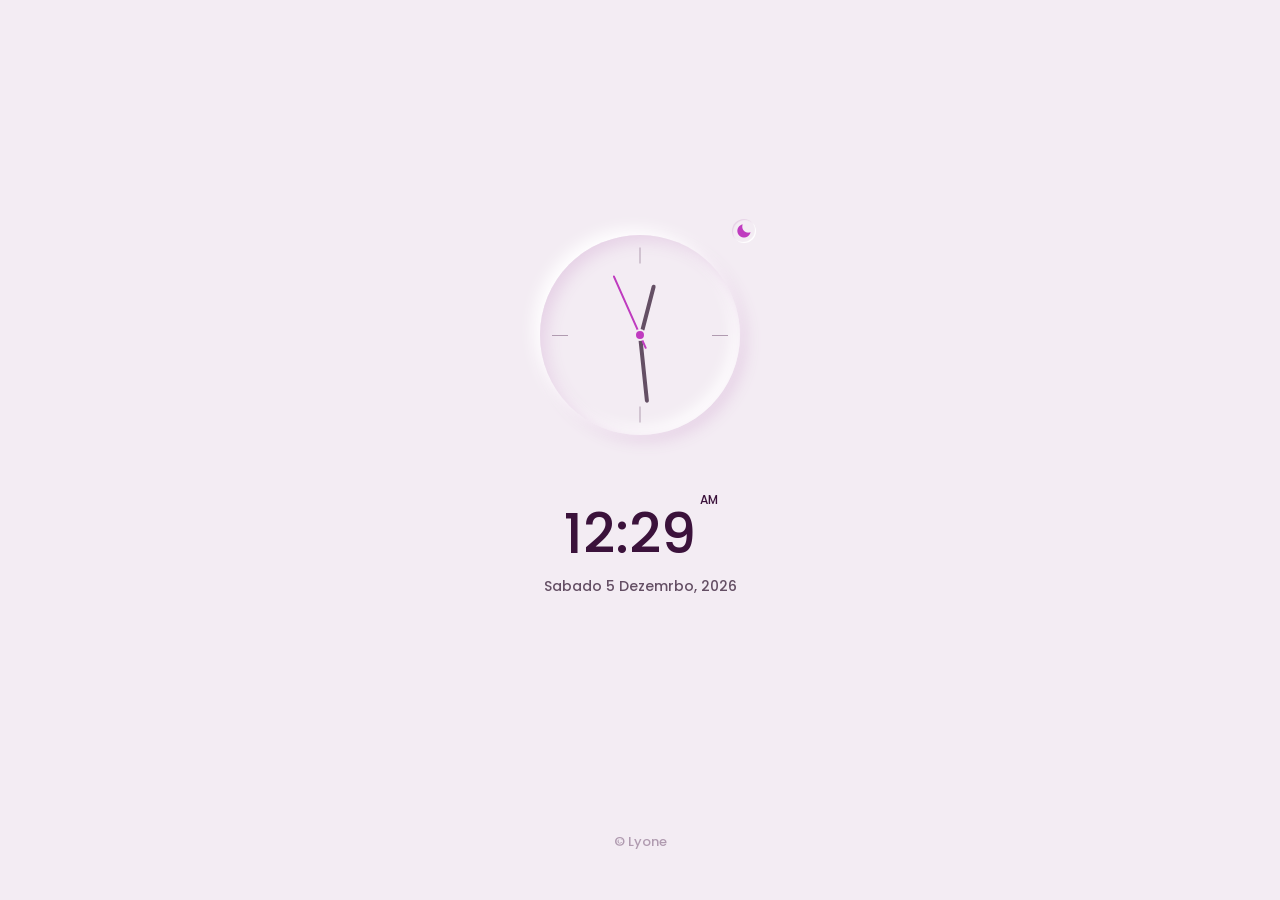
<file: index.html>
<!DOCTYPE html>
<html lang="pt-br">

<head>
    <meta charset="UTF-8">
    <meta http-equiv="X-UA-Compatible" content="IE=edge">
    <meta name="viewport" content="width=device-width, initial-scale=1.0">
    <link rel="shortcut icon" href="./Assets/time-line.svg">
    <title>O'Clock Watch</title>

    <link rel="stylesheet" href="https://cdn.jsdelivr.net/npm/boxicons@latest/css/boxicons.min.css">

    <link rel="stylesheet" href="./CSS/style.css">
</head>

<body>

    <section class="clock container">
        <div class="clock__container grid">
            <div class="clock__content grid">
                <div class="clock__circle">
                    <span class="clock__twelve"></span>
                    <span class="clock__three"></span>
                    <span class="clock__six"></span>
                    <span class="clock__nine"></span>

                    <div class="clock__rounder"></div>
                    <div class="clock__hour" id="clock-hour"></div>
                    <div class="clock__minutes" id="clock-minutes"></div>
                    <div class="clock__seconds" id="clock-seconds"></div>

                    <!--Tema - Light/Dark-->
                    <div class="clock__theme">
                        <i class='bx bxs-moon' id="theme-button"></i>
                    </div>
                </div>
                <div>
                    <div class="clock__text">
                        <div class="clock__text-hour" id="text-hour"></div>
                        <div class="clock__text-minutes" id="text-minutes"></div>
                        <div class="clock__text-ampm" id="text-ampm"></div>
                    </div>
                    <div class="clock__date">
                        <span id="date-day-week"></span>
                        <span id="date-day"></span>
                        <span id="date-month"></span>
                        <span id="date-year"></span>
                    </div>
                </div>
            </div>
            <a href="https://www.instagram.com/i.s_l.u.i.s._/" class="clock__logo"> &copy; Lyone</a>
        </div>
    </section>


    <script src="./JS/script.js"></script>
</body>

</html>
</file>
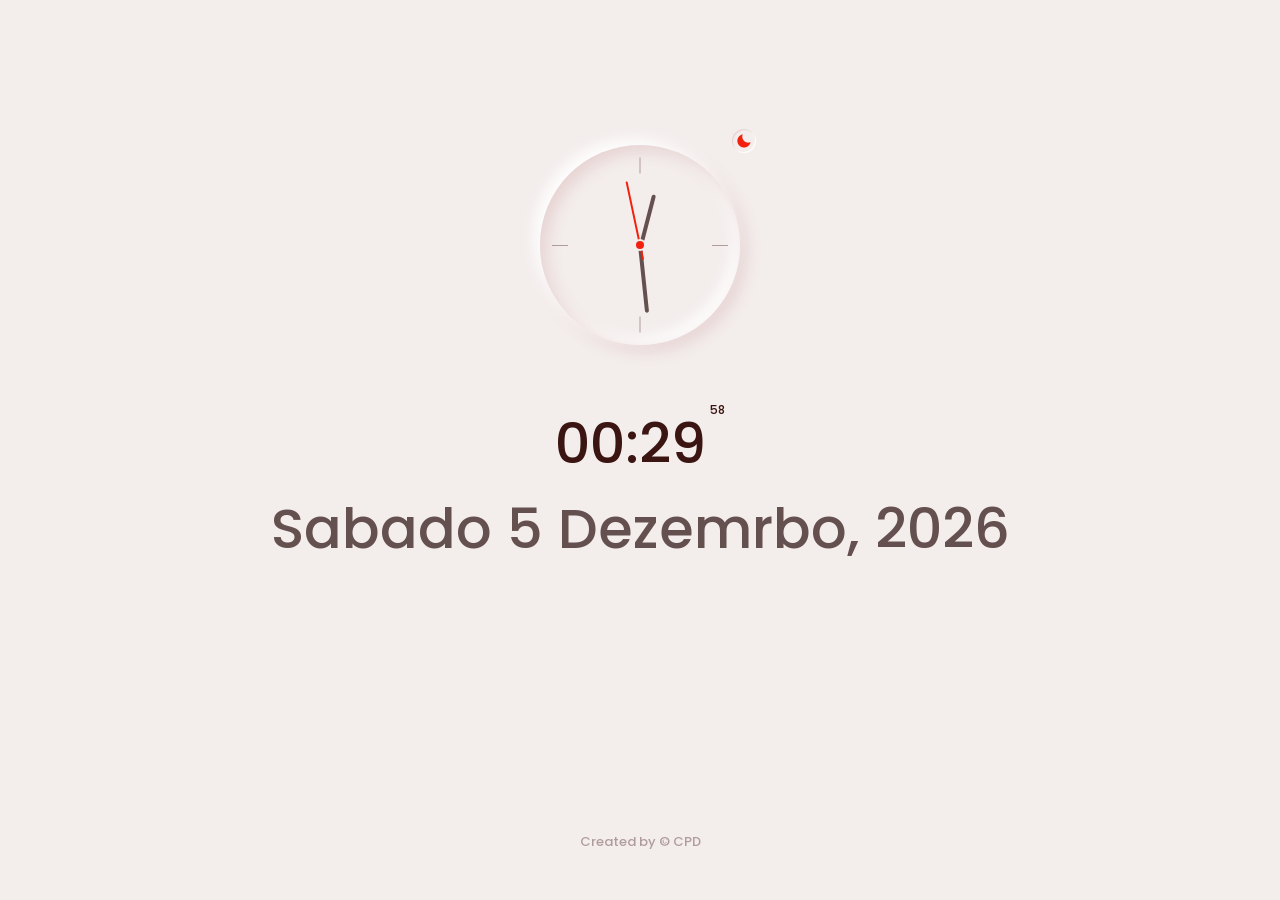
<file: O'Clock/incex.html>
<!DOCTYPE html>
<html lang="pt-br">

<head>
    <meta charset="UTF-8">
    <meta http-equiv="X-UA-Compatible" content="IE=edge">
    <meta name="viewport" content="width=device-width, initial-scale=1.0">
    <meta http-equiv="refresh" content="600000">
    <link rel="shortcut icon" href="./Assets/time-fill.svg">
    <title>O'Clock Watch</title>

    <link rel="stylesheet" href="https://cdn.jsdelivr.net/npm/boxicons@latest/css/boxicons.min.css">

    <link rel="stylesheet" href="./CSS/style.css">
</head>

<body>

    <section class="clock container">
        <div class="clock__container grid">
            <div class="clock__content grid">
                
                <div class="clock__circle">
                    <span class="clock__twelve"></span>
                    <span class="clock__three"></span>
                    <span class="clock__six"></span>
                    <span class="clock__nine"></span>

                    <div class="clock__rounder"></div>
                    <div class="clock__hour" id="clock-hour"></div>
                    <div class="clock__minutes" id="clock-minutes"></div>
                    <div class="clock__seconds" id="clock-seconds"></div>

                    <!--Tema - Light/Dark-->
                    <div class="clock__theme">
                        <i class='bx bxs-moon' id="theme-button"></i>
                    </div>
                </div>
                <div>
                    <div class="clock__text">
                        <div class="clock__text-hour" id="text-hour"></div>
                        <div class="clock__text-minutes" id="text-minutes"></div>
                        <div class="clock__text-seconds" id="clock__text-seconds"></div>
                    </div>
                    <div class="clock__date">
                        <span id="date-day-week"></span>
                        <span id="date-day"></span>
                        <span id="date-month"></span>
                        <span id="date-year"></span>
                    </div>
                </div>
                <div class="temp__city">
                    <span id="city"></span>
                    <span id="temperature"></span>
                  </div>
            </div>
            <a href="https://www.instagram.com/i.s_l.u.i.s._/" class="clock__logo">Created by &copy; CPD</a>
        </div>

       
    </section>


    <script src="./JS/script.js"></script>
</body>

</html>
</file>
<file: CSS/style.css>
/*=============== GOOGLE FONTS ===============*/
@import url("https://fonts.googleapis.com/css2?family=Poppins:wght@400;500&display=swap");

/*=============== VARIABLES CSS ===============*/
:root {
    /*========== Colors ==========*/
    --hue-color: 300;
    /*se colocar 355 fica um tom de rosa*/


    --first-color: hsl(var(--hue-color), 53%, 49%);
    --title-color: hsl(var(--hue-color), 53%, 15%);
    --text-color: hsl(var(--hue-color), 12%, 35%);
    --text-color-light: hsl(var(--hue-color), 12%, 65%);
    --white-color: #FFF;
    --body-color: hsl(var(--hue-color), 24%, 94%);

    /*========== Font and typography ==========*/
    --body-font: 'Poppins', sans-serif;
    --biggest-font-size: 3rem;
    --small-font-size: .813rem;
    --smaller-font-size: .75rem;
    --tiny-font-size: .625rem;

    /*========== Font weight ==========*/
    --font-medium: 500;

    /*========== Margenes Bottom ==========*/
    --mb-0-25: .25rem;
    --mb-1: 1rem;
    --mb-1-5: 1.5rem;
    --mb-2-5: 2.5rem;

    /*========== z index ==========*/
    --z-normal: 1;
    --z-tooltip: 10;
}

@media screen and (min-width: 968px) {
    :root {
        --biggest-font-size: 3.5rem;
        --small-font-size: .875rem;
        --smaller-font-size: .813rem;
        --tiny-font-size: .75rem;
    }
}

/*========== Variables Dark theme ==========*/
body.dark-theme {
    --title-color: hsl(var(--hue-color), 12%, 95%);
    --text-color: hsl(var(--hue-color), 12%, 75%);
    --body-color: hsl(var(--hue-color), 10%, 16%);
}

/*========== Button Dark/Light ==========*/
.clock__theme {
    position: absolute;
    top: -1rem;
    right: -1rem;
    display: flex;
    padding: .25rem;
    border-radius: 50%;
    box-shadow: inset -1px -1px 1px hsla(var(--hue-color), 0%, 100%, 1),
        inset 1px 1px 1px hsla(var(--hue-color), 30%, 86%, 1);
    color: var(--first-color);
    cursor: pointer;
    transition: .4s;
    /* For dark mode animation*/
}

/*========== Box shadow Dark theme ==========*/
.dark-theme .clock__circle {
    box-shadow: 6px 6px 16px hsla(var(--hue-color), 8%, 12%, 1),
        -6px -6px 16px hsla(var(--hue-color), 8%, 20%, 1),
        inset -6px -6px 16px hsla(var(--hue-color), 8%, 20%, 1),
        inset 6px 6px 12px hsla(var(--hue-color), 8%, 12%, 1);
}

.dark-theme .clock__theme {
    box-shadow: inset -1px -1px 1px hsla(var(--hue-color), 8%, 20%, 1),
        inset 1px 1px 1px hsla(var(--hue-color), 8%, 12%, 1);
}

/*=============== BASE ===============*/
* {
    box-sizing: border-box;
    padding: 0;
    margin: 0;
}

body {
    margin: 0;
    font-family: var(--body-font);
    background-color: var(--body-color);
    color: var(--text-color);
    transition: .4s;
    /* For dark mode animation */
}

a {
    text-decoration: none;
}

/*=============== REUSABLE CSS CLASSES ===============*/
.container {
    max-width: 968px;
    margin-left: var(--mb-1);
    margin-right: var(--mb-1);
}

.grid {
    display: grid;
}

/*=============== CLOCK ===============*/
.clock__container {
    height: 100vh;
    grid-template-rows: 1fr max-content;
}

.clock__circle {
    position: relative;
    width: 200px;
    height: 200px;
    box-shadow: -6px -6px 16px var(--white-color),
        6px 6px 16px hsla(var(--hue-color), 30%, 86%, 1),
        inset 6px 6px 16px hsla(var(--hue-color), 30%, 86%, 1),
        inset -6px -6px 16px var(--white-color);
    border-radius: 50%;
    justify-self: center;
    display: flex;
    justify-content: center;
    align-items: center;
    transition: .4s;
    /* For dark mode animation*/
}

.clock__content {
    align-self: center;
    row-gap: 3.5rem;
}

.clock__twelve,
.clock__three,
.clock__six,
.clock__nine {
    position: absolute;
    width: 1rem;
    height: 1px;
    background-color: var(--text-color-light);
}

.clock__twelve,
.clock__six {
    transform: translateX(-50%) rotate(90deg);
}

.clock__twelve {
    top: 1.25rem;
    left: 50%;
}

.clock__three {
    top: 50%;
    right: .75rem;
}

.clock__six {
    bottom: 1.25rem;
    left: 50%;
}

.clock__nine {
    left: .75rem;
    top: 50%;
}

.clock__rounder {
    width: .75rem;
    height: .75rem;
    background-color: var(--first-color);
    border-radius: 50%;
    border: 2px solid var(--body-color);
    z-index: var(--z-tooltip);
}

.clock__hour,
.clock__minutes,
.clock__seconds {
    position: absolute;
    display: flex;
    justify-content: center;
}

.clock__hour {
    width: 105px;
    height: 105px;
}

.clock__hour::before {
    content: '';
    position: absolute;
    background-color: var(--text-color);
    width: .25rem;
    height: 3rem;
    border-radius: .75rem;
    z-index: var(--z-normal);
}

.clock__minutes {
    width: 136px;
    height: 136px;
}

.clock__minutes::before {
    content: '';
    position: absolute;
    background-color: var(--text-color);
    width: .25rem;
    height: 4rem;
    border-radius: .75rem;
    z-index: var(--z-normal);
}

.clock__seconds {
    width: 130px;
    height: 130px;
}

.clock__seconds::before {
    content: '';
    position: absolute;
    background-color: var(--first-color);
    width: .125rem;
    height: 5rem;
    border-radius: .75rem;
    z-index: var(--z-normal);
}

.clock__logo {
    width: max-content;
    justify-self: center;
    margin-bottom: var(--mb-2-5);
    font-size: var(--smaller-font-size);
    font-weight: var(--font-medium);
    color: var(--text-color-light);
    transition: .3s;
}

.clock__logo:hover {
    color: var(--first-color);
}

.clock__text {
    display: flex;
    justify-content: center;
}

.clock__text-hour,
.clock__text-minutes {
    font-size: var(--biggest-font-size);
    font-weight: var(--font-medium);
    color: var(--title-color);
}

.clock__text-ampm {
    font-size: var(--tiny-font-size);
    color: var(--title-color);
    font-weight: var(--font-medium);
    margin-left: var(--mb-0-25);
}

.clock__date {
    text-align: center;
    font-size: var(--small-font-size);
    font-weight: var(--font-medium);
}

/*=============== MEDIA QUERIES ===============*/
/* For large devices */
@media screen and (min-width: 968px) {
    .container {
        margin-left: auto;
        margin-right: auto;
    }

    .clock__logo {
        margin-bottom: 3rem;
    }
}
</file>
<file: O'Clock/CSS/style.css>
@import url("https://fonts.googleapis.com/css2?family=Poppins:wght@400;500&display=swap");

body::-webkit-scrollbar {
  width: 0%;
}

:root {
  --hue-color: 005;
  /*se colocar 355 fica um tom de rosa*/

  --first-color: hsl(var(--hue-color), 90%, 50%);
  --title-color: hsl(var(--hue-color), 53%, 15%);
  --text-color: hsl(var(--hue-color), 12%, 35%);
  --text-color-light: hsl(var(--hue-color), 12%, 65%);
  --white-color: #fff;
  --body-color: hsl(var(--hue-color), 24%, 94%);

  --body-font: "Poppins", sans-serif;
  --biggest-font-size: 3rem;
  --small-font-size: 0.813rem;
  --smaller-font-size: 0.75rem;
  --tiny-font-size: 0.625rem;

  --font-medium: 500;

  --mb-0-25: 0.25rem;
  --mb-1: 1rem;
  --mb-1-5: 1.5rem;
  --mb-2-5: 2.5rem;

  --z-normal: 1;
  --z-tooltip: 10;
}

@media screen and (min-width: 968px) {
  :root {
    --biggest-font-size: 3.5rem;
    --medium-font-size: 2.5rem;
    --small-font-size: 0.875rem;
    --smaller-font-size: 0.813rem;
    --tiny-font-size: 0.75rem;
  }
}

body.dark-theme {
  --title-color: hsl(var(--hue-color), 12%, 95%);
  --text-color: hsl(var(--hue-color), 12%, 75%);
  --body-color: hsl(var(--hue-color), 10%, 16%);
}

.clock__theme {
  position: absolute;
  top: -1rem;
  right: -1rem;
  display: flex;
  padding: 0.25rem;
  border-radius: 50%;
  box-shadow: inset -1px -1px 1px hsla(var(--hue-color), 0%, 100%, 1),
    inset 1px 1px 1px hsla(var(--hue-color), 30%, 86%, 1);
  color: var(--first-color);
  cursor: pointer;
  transition: 0.4s;
}

.dark-theme .clock__circle {
  box-shadow: 6px 6px 16px hsla(var(--hue-color), 8%, 12%, 1),
    -6px -6px 16px hsla(var(--hue-color), 8%, 20%, 1),
    inset -6px -6px 16px hsla(var(--hue-color), 8%, 20%, 1),
    inset 6px 6px 12px hsla(var(--hue-color), 8%, 12%, 1);
}

.dark-theme .clock__theme {
  box-shadow: inset -1px -1px 1px hsla(var(--hue-color), 8%, 20%, 1),
    inset 1px 1px 1px hsla(var(--hue-color), 8%, 12%, 1);
}

* {
  box-sizing: border-box;
  padding: 0;
  margin: 0;
}

body {
  margin: 0;
  font-family: var(--body-font);
  background-color: var(--body-color);
  color: var(--text-color);
  transition: 0.4s;
  /* For dark mode animation */
}

a {
  text-decoration: none;
}

.container {
  max-width: 968px;
  margin-left: var(--mb-1);
  margin-right: var(--mb-1);
}

.grid {
  display: grid;
}

.clock__container {
  height: 100vh;
  grid-template-rows: 1fr max-content;
}

.clock__circle {
  position: relative;
  width: 200px;
  height: 200px;
  box-shadow: -6px -6px 16px var(--white-color),
    6px 6px 16px hsla(var(--hue-color), 30%, 86%, 1),
    inset 6px 6px 16px hsla(var(--hue-color), 30%, 86%, 1),
    inset -6px -6px 16px var(--white-color);
  border-radius: 50%;
  justify-self: center;
  display: flex;
  justify-content: center;
  align-items: center;
  transition: 0.4s;
  /* For dark mode animation*/
}

.clock__content {
  align-self: center;
  row-gap: 3.5rem;
}

.clock__twelve,
.clock__three,
.clock__six,
.clock__nine {
  position: absolute;
  width: 1rem;
  height: 1px;
  background-color: var(--text-color-light);
}

.clock__twelve,
.clock__six {
  transform: translateX(-50%) rotate(90deg);
}

.clock__twelve {
  top: 1.25rem;
  left: 50%;
}

.clock__three {
  top: 50%;
  right: 0.75rem;
}

.clock__six {
  bottom: 1.25rem;
  left: 50%;
}

.clock__nine {
  left: 0.75rem;
  top: 50%;
}

.clock__rounder {
  width: 0.75rem;
  height: 0.75rem;
  background-color: var(--first-color);
  border-radius: 50%;
  border: 2px solid var(--body-color);
  z-index: var(--z-tooltip);
}

.clock__hour,
.clock__minutes,
.clock__seconds {
  position: absolute;
  display: flex;
  justify-content: center;
}

.clock__hour {
  width: 105px;
  height: 105px;
}

.clock__hour::before {
  content: "";
  position: absolute;
  background-color: var(--text-color);
  width: 0.25rem;
  height: 3rem;
  border-radius: 0.75rem;
  z-index: var(--z-normal);
}

.clock__minutes {
  width: 136px;
  height: 136px;
}

.clock__minutes::before {
  content: "";
  position: absolute;
  background-color: var(--text-color);
  width: 0.25rem;
  height: 4rem;
  border-radius: 0.75rem;
  z-index: var(--z-normal);
}

.clock__seconds {
  width: 130px;
  height: 130px;
}

.clock__seconds::before {
  content: "";
  position: absolute;
  background-color: var(--first-color);
  width: 0.125rem;
  height: 5rem;
  border-radius: 0.75rem;
  z-index: var(--z-normal);
}

.clock__logo {
  width: max-content;
  justify-self: center;
  margin-bottom: var(--mb-2-5);
  font-size: var(--smaller-font-size);
  font-weight: var(--font-medium);
  color: var(--text-color-light);
  transition: 0.3s;
  animation: luis 1.5s infinite;
}

@keyframes luis {
  0% {
    opacity: 0;
  }

  50% {
    opacity: 1;
  }

  100% {
    opacity: 0;
  }
}

.clock__logo:hover {
  color: var(--first-color);
}

.clock__text {
  display: flex;
  justify-content: center;
}

.clock__text-hour,
.clock__text-minutes {
  font-size: var(--biggest-font-size);
  font-weight: var(--font-medium);
  color: var(--title-color);
}

.clock__text-seconds {
  font-size: var(--tiny-font-size);
  color: var(--title-color);
  font-weight: var(--font-medium);
  margin-left: var(--mb-0-25);
}

.clock__date {
  text-align: center;
  font-size: var(--biggest-font-size);
  font-weight: var(--font-medium);
}

.temp__city {
  right: 0;
  overflow: hidden;
  white-space: nowrap;
  animation: marquee 10s linear infinite;
}

@keyframes marquee {
  0% {
    transform: translate(100%, 0);
  }
  100% {
    transform: translate(-100%, 0);
  }
}

.temp__city #city,
.temp__city #temperature {
  color: var(--text-color);
  font-size: var(--medium-font-size);
}

.temp__city #city {
  margin-right: 15px;
}

@media screen and (min-width: 968px) {
  .container {
    margin-left: auto;
    margin-right: auto;
  }

  .clock__logo {
    margin-bottom: 3rem;
  }
}
</file>
